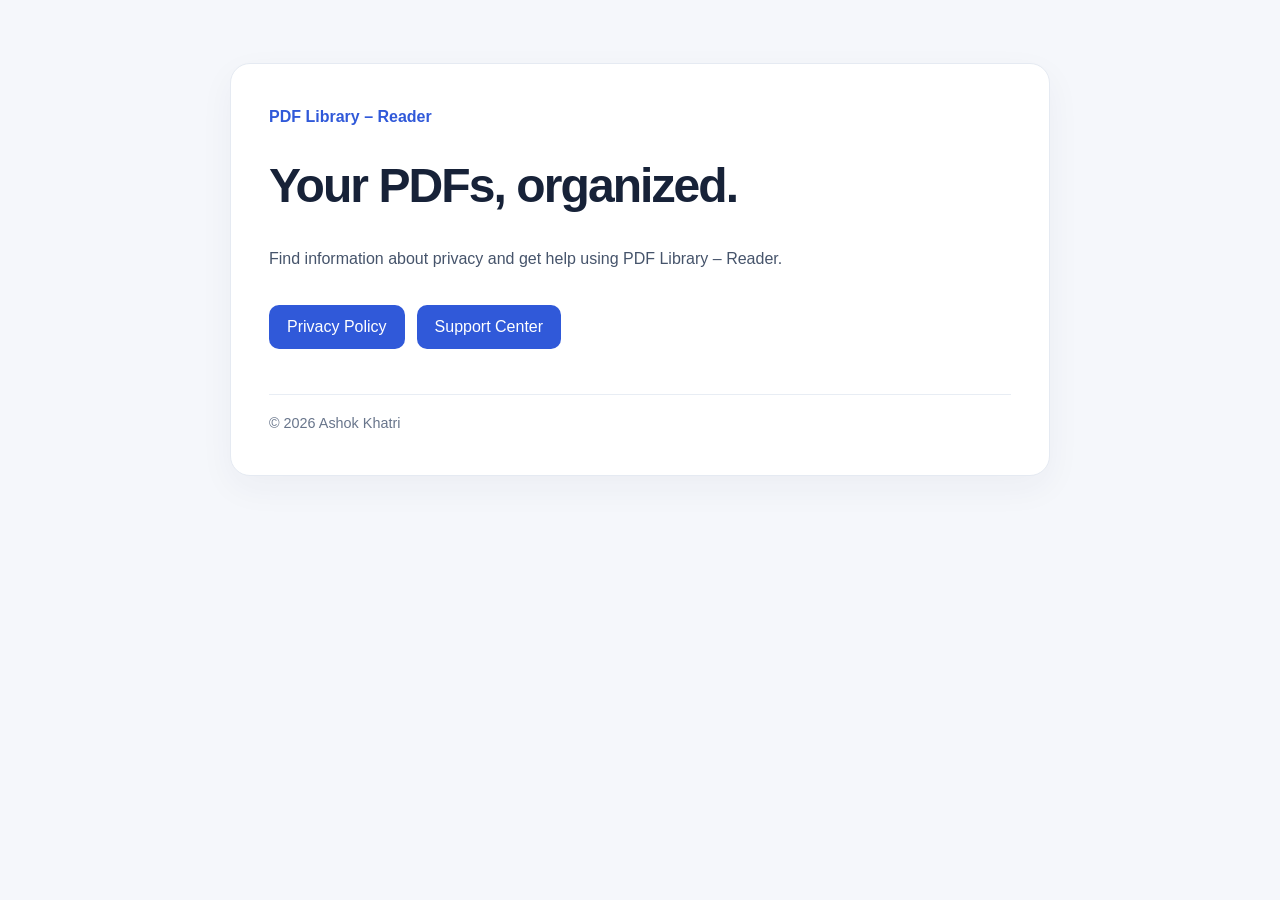
<file: index.html>
<!doctype html><html lang="en"><head><meta charset="utf-8"><meta name="viewport" content="width=device-width,initial-scale=1"><title>PDF Library – Reader</title><link rel="stylesheet" href="style.css"></head><body><main><div class="brand">PDF Library – Reader</div><h1>Your PDFs, organized.</h1><p>Find information about privacy and get help using PDF Library – Reader.</p><nav><a href="privacy.html">Privacy Policy</a><a href="support.html">Support Center</a></nav><footer>© 2026 Ashok Khatri</footer></main></body></html>
</file>
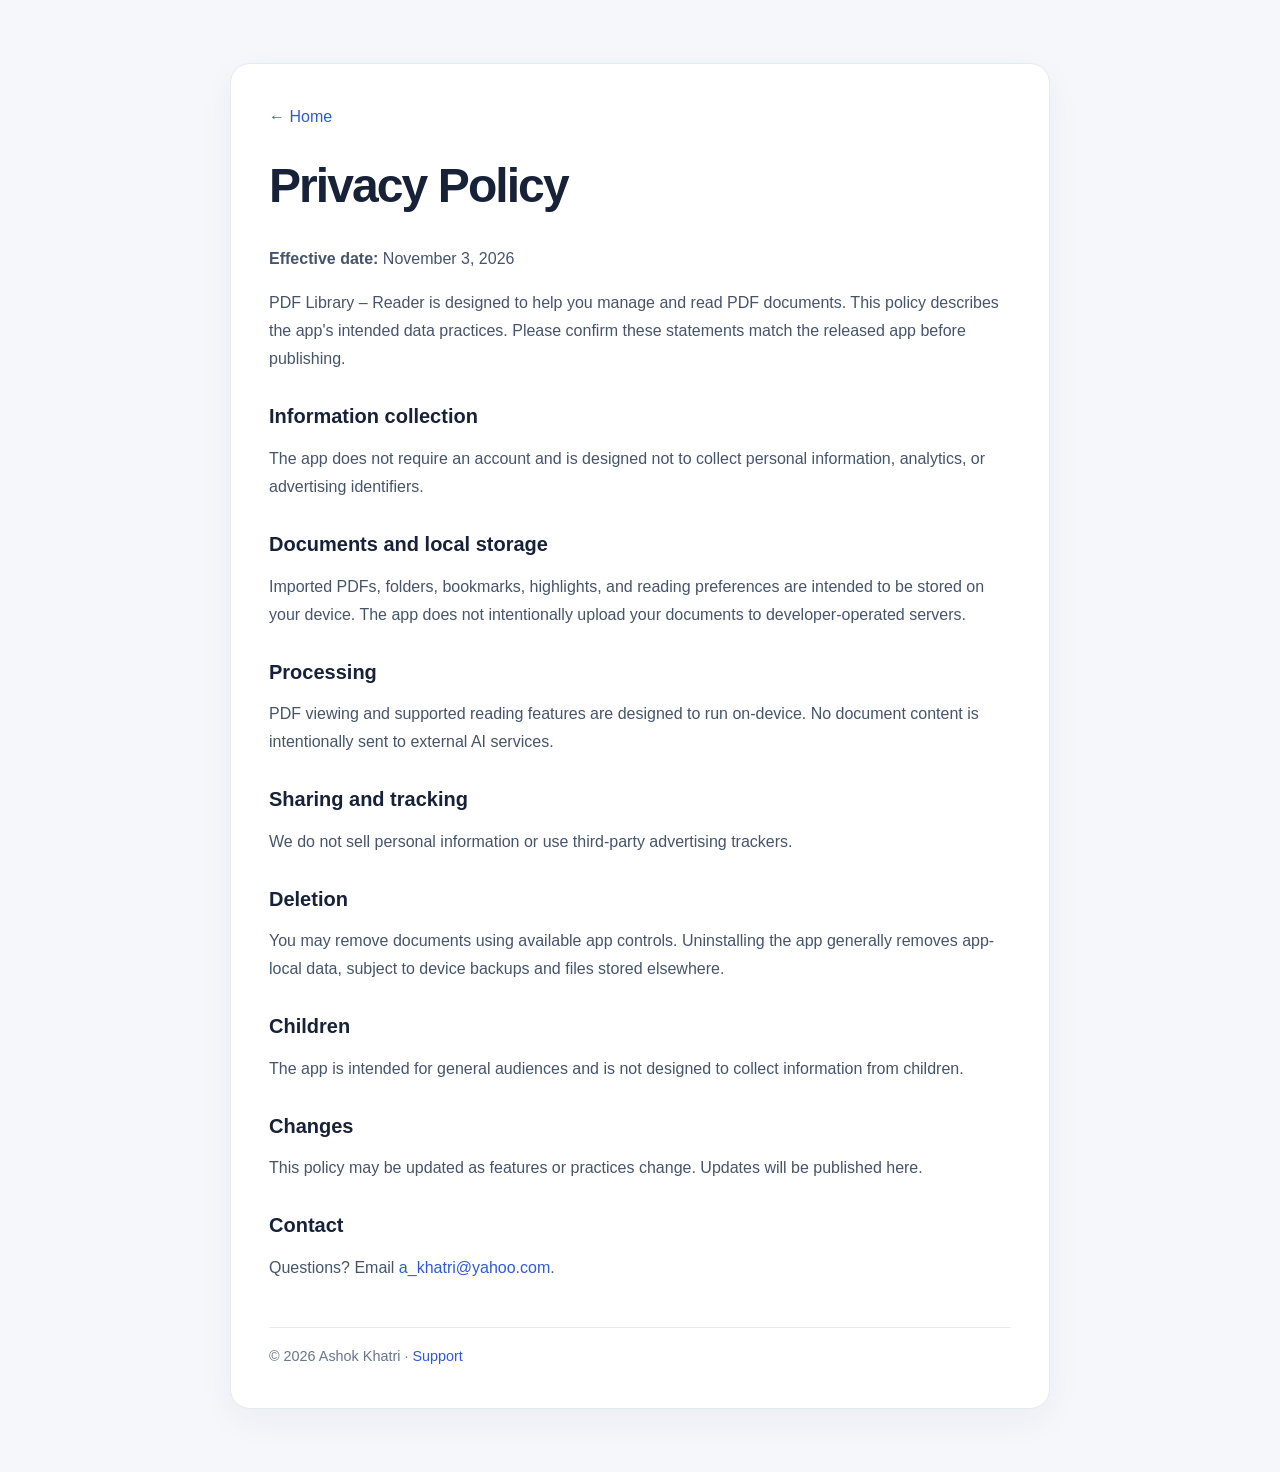
<file: privacy.html>
<!doctype html><html lang="en"><head><meta charset="utf-8"><meta name="viewport" content="width=device-width,initial-scale=1"><title>Privacy Policy | PDF Library – Reader</title><link rel="stylesheet" href="style.css"></head><body><main><a href="index.html">← Home</a><h1>Privacy Policy</h1><p><strong>Effective date:</strong> November 3, 2026</p><p>PDF Library – Reader is designed to help you manage and read PDF documents. This policy describes the app's intended data practices. Please confirm these statements match the released app before publishing.</p><h2>Information collection</h2><p>The app does not require an account and is designed not to collect personal information, analytics, or advertising identifiers.</p><h2>Documents and local storage</h2><p>Imported PDFs, folders, bookmarks, highlights, and reading preferences are intended to be stored on your device. The app does not intentionally upload your documents to developer-operated servers.</p><h2>Processing</h2><p>PDF viewing and supported reading features are designed to run on-device. No document content is intentionally sent to external AI services.</p><h2>Sharing and tracking</h2><p>We do not sell personal information or use third-party advertising trackers.</p><h2>Deletion</h2><p>You may remove documents using available app controls. Uninstalling the app generally removes app-local data, subject to device backups and files stored elsewhere.</p><h2>Children</h2><p>The app is intended for general audiences and is not designed to collect information from children.</p><h2>Changes</h2><p>This policy may be updated as features or practices change. Updates will be published here.</p><h2>Contact</h2><p>Questions? Email <a href="mailto:a_khatri@yahoo.com">a_khatri@yahoo.com</a>.</p><footer>© 2026 Ashok Khatri · <a href="support.html">Support</a></footer></main></body></html>
</file>
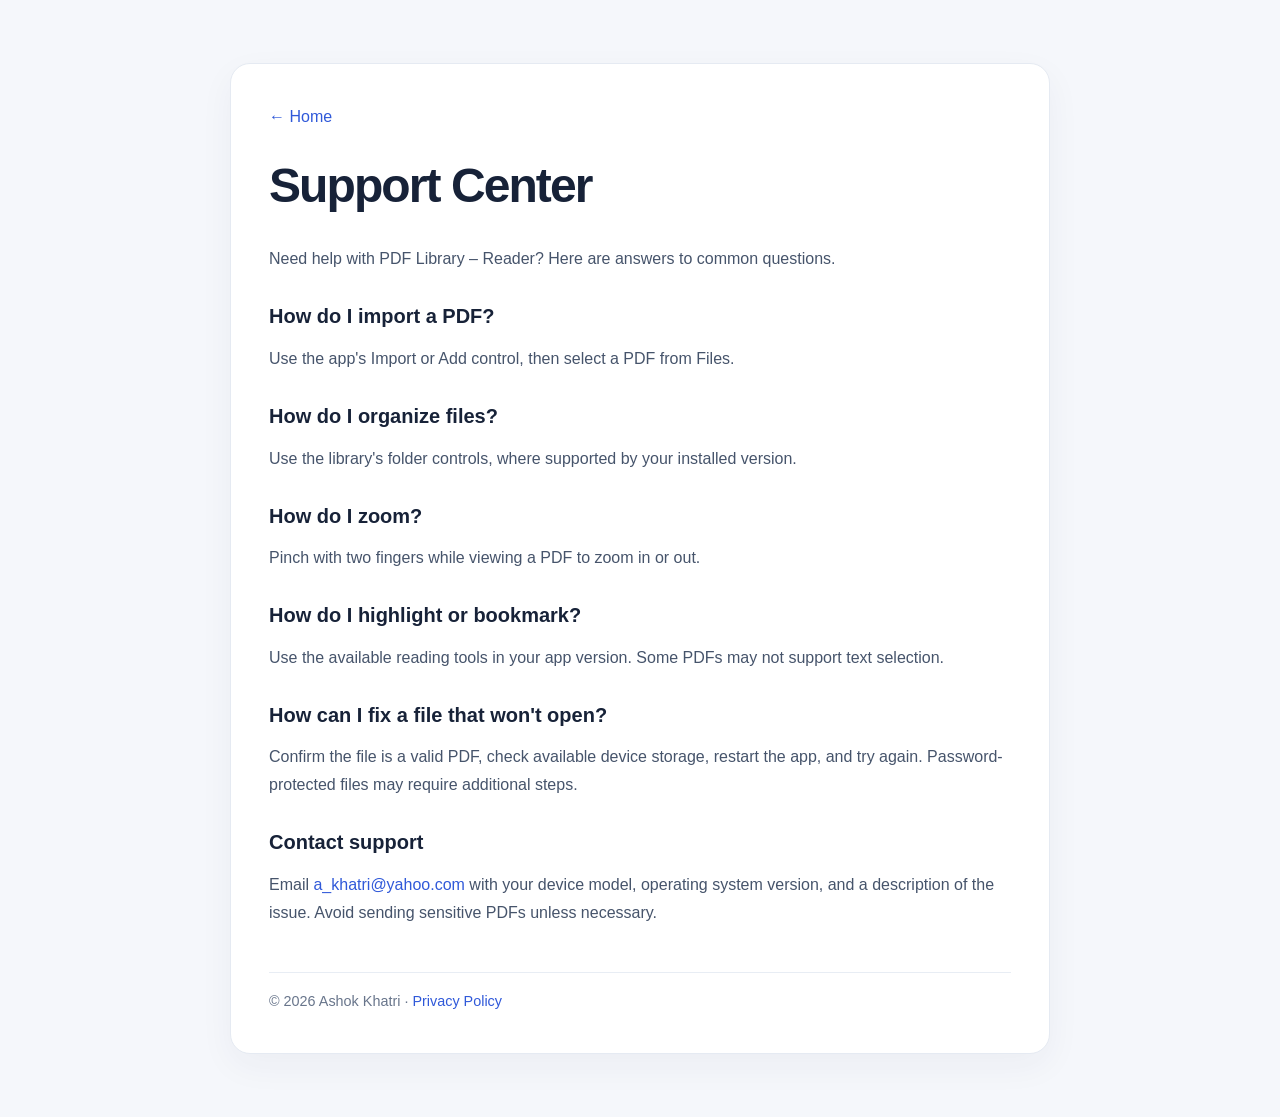
<file: support.html>
<!doctype html><html lang="en"><head><meta charset="utf-8"><meta name="viewport" content="width=device-width,initial-scale=1"><title>Support | PDF Library – Reader</title><link rel="stylesheet" href="style.css"></head><body><main><a href="index.html">← Home</a><h1>Support Center</h1><p>Need help with PDF Library – Reader? Here are answers to common questions.</p><h2>How do I import a PDF?</h2><p>Use the app's Import or Add control, then select a PDF from Files.</p><h2>How do I organize files?</h2><p>Use the library's folder controls, where supported by your installed version.</p><h2>How do I zoom?</h2><p>Pinch with two fingers while viewing a PDF to zoom in or out.</p><h2>How do I highlight or bookmark?</h2><p>Use the available reading tools in your app version. Some PDFs may not support text selection.</p><h2>How can I fix a file that won't open?</h2><p>Confirm the file is a valid PDF, check available device storage, restart the app, and try again. Password-protected files may require additional steps.</p><h2>Contact support</h2><p>Email <a href="mailto:a_khatri@yahoo.com">a_khatri@yahoo.com</a> with your device model, operating system version, and a description of the issue. Avoid sending sensitive PDFs unless necessary.</p><footer>© 2026 Ashok Khatri · <a href="privacy.html">Privacy Policy</a></footer></main></body></html>
</file>
<file: style.css>
:root{font-family:-apple-system,BlinkMacSystemFont,"Segoe UI",sans-serif;color:#172238;background:#f5f7fb}*{box-sizing:border-box}body{margin:0}main{max-width:820px;margin:7vh auto;padding:44px 38px;background:white;border:1px solid #e5eaf2;border-radius:20px;box-shadow:0 12px 35px #2334520c}h1{font-size:clamp(2rem,5vw,3rem);letter-spacing:-.04em}h2{margin-top:2rem;font-size:1.25rem}p{line-height:1.75;color:#46546b}.brand{font-weight:800;color:#3059d9}a{color:#3059d9;text-decoration:none}a:hover{text-decoration:underline}nav{display:flex;gap:12px;flex-wrap:wrap;margin:32px 0}nav a{background:#3059d9;color:white;padding:13px 18px;border-radius:10px}nav a:hover{background:#2046bd;text-decoration:none}footer{border-top:1px solid #e8edf4;margin-top:45px;padding-top:20px;color:#68758b;font-size:.9rem}@media(max-width:600px){main{margin:0;border-radius:0;padding:30px 22px;min-height:100vh}}
</file>
